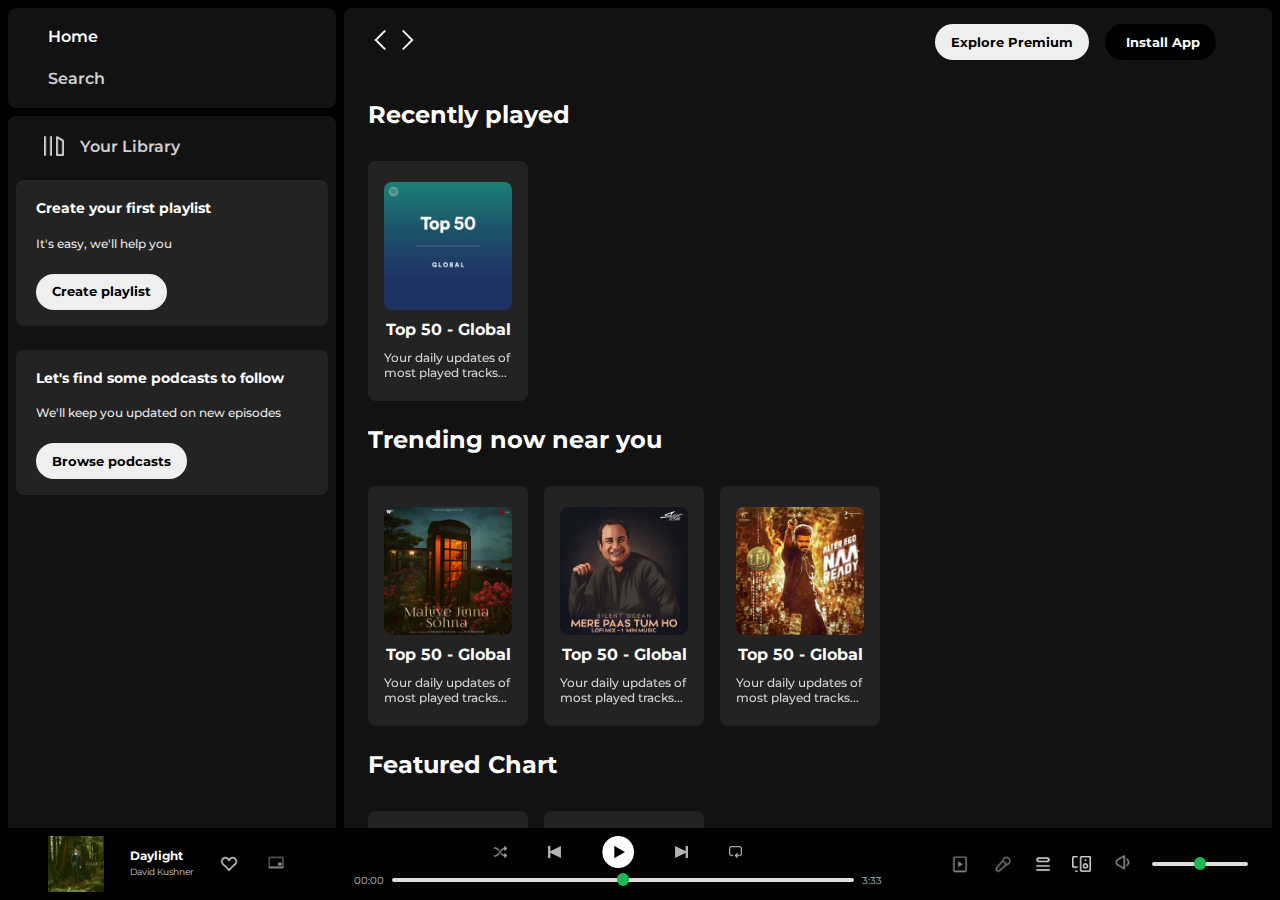
<file: Spotify/index.html>
<!DOCTYPE html>
<html lang="en">

<head>
    <meta charset="UTF-8">
    <meta name="viewport" content="width=device-width, initial-scale=1.0">
    <link rel="stylesheet" href="https://cdnjs.cloudflare.com/ajax/libs/font-awesome/6.4.0/css/all.min.css"
        integrity="sha512-iecdLmaskl7CVkqkXNQ/ZH/XLlvWZOJyj7Yy7tcenmpD1ypASozpmT/E0iPtmFIB46ZmdtAc9eNBvH0H/ZpiBw=="
        crossorigin="anonymous" referrerpolicy="no-referrer" />
    <link rel="icon" href="./assets/logo.png">
    <title>Spotify - Web Player: Music for everyone</title>
    <link rel="stylesheet" href="style.css">
    <link rel="preconnect" href="https://fonts.googleapis.com">
    <link rel="preconnect" href="https://fonts.gstatic.com" crossorigin>
    <link href="https://fonts.googleapis.com/css2?family=Montserrat:wght@300;400;500;600;700&display=swap"
        rel="stylesheet">
</head>

<body>
    <div class="main">
        <div class="sidebar">
            <div class="nav">
                <div class="nav-option" style="opacity: 1;">
                    <i class="fa-solid fa-house"></i>
                    <a href="#">Home</a>
                </div>
                <div class="nav-option">
                    <i class="fa-solid fa-magnifying-glass"></i>
                    <a href="#">Search</a>
                </div>
            </div>
            <div class="library">
                <div class="option">
                    <div class="lib-option nav-option">
                        <img src="./assets/library_icon.png">
                        <a href="#">Your Library</a>
                    </div>
                    <div class="icons">
                        <i class="fa-solid fa-plus"></i>
                        <i class="fa-solid fa-arrow-right"></i>
                    </div>
                </div>
                <div class="lib-box">
                    <div class="box">
                        <p class="box-p1">Create your first playlist</p>
                        <p class="box-p2">It's easy, we'll help you</p>
                        <button class="badge">Create playlist</button>
                    </div>
                    <div class="box">
                        <p class="box-p1">Let's find some podcasts to follow</p>
                        <p class="box-p2">We'll keep you updated on new episodes</p>
                        <button class="badge">Browse podcasts</button>
                    </div>


                </div>
            </div>
        </div>
        <div class="main-content">
            <div class="sticky-nav">
                <div class="sticky-nav-icon">
                    <img src="./assets/backward_icon.png">
                    <img src="./assets/forward_icon.png" class="hide">
                </div>
                <div class="sticky-nav-options">
                    <button class="badge navitem hide">Explore Premium</button>
                    <button class="badge navitem darkbadge"><i class="fa-regular fa-circle-down"
                            style="margin-left:5px ;"></i> Install App</button>
                    <i class="fa-regular fa-user navitem"></i>
                </div>
            </div>
            <div class="content">

                <h2>Recently played</h2>
                <div class="cards-container">
                    <div class="card">
                        <img class="card-img" src="./assets/card1img.jpeg">
                        <p class="card-title">Top 50 - Global</p>
                        <p class="card-info">Your daily updates of most played tracks...</p>
                    </div>
                </div>

                <h2>Trending now near you</h2>
                <div class="cards-container">
                    <div class="card">
                        <img class="card-img" src="./assets/card2img.jpeg">
                        <p class="card-title">Top 50 - Global</p>
                        <p class="card-info">Your daily updates of most played tracks...</p>
                    </div>

                    <div class="card">
                        <img class="card-img" src="./assets/card3img.jpeg">
                        <p class="card-title">Top 50 - Global</p>
                        <p class="card-info">Your daily updates of most played tracks...</p>
                    </div>

                    <div class="card">
                        <img class="card-img" src="./assets/card4img.jpeg">
                        <p class="card-title">Top 50 - Global</p>
                        <p class="card-info">Your daily updates of most played tracks...</p>
                    </div>
                </div>

                <h2>Featured Chart</h2>
                <div class="cards-container">
                    <div class="card">
                        <img class="card-img" src="./assets/card5img.jpeg">
                        <p class="card-title">Top 50 - Global</p>
                        <p class="card-info">Your daily updates of most played tracks...</p>
                    </div>

                    <div class="card">
                        <img class="card-img" src="./assets/card6img.jpeg">
                        <p class="card-title">Top 50 - Global</p>
                        <p class="card-info">Your daily updates of most played tracks...</p>
                    </div>
                </div>


                <div class="footer">
                    <div class="line"></div>
                </div>

        </div>

    </div>
    
        <div class="music-player">
            <div class="album">
                <img src="./image/album_picture.jpeg" class="album-pic">
                <div class="album-abt">
                    <p class="abt-1">Daylight</p>
                    <p class="abt-2">David Kushner</p>
                </div>
                <img src="./image/album_icon1.png" class="album-icon1">
                <img src="./image/album_icon2.png" class="album-icon2">
            </div>
            <div class="player">
                <div class="music-control">
                    <img class="music-icons" src="./assets/player_icon1.png">
                    <img class="music-icons" src="./assets/player_icon2.png">
                    <img class="music-icons play" src="./assets/player_icon3.png">
                    <img class="music-icons" src="./assets/player_icon4.png">
                    <img class="music-icons" src="./assets/player_icon5.png">
                </div>
                <div class="playback">
                    <span class="time">00:00</span>
                    <input type="range" min="0" max="100" class="playback-bar bar">
                    <span class="time">3:33</span>
                </div>
                        
            </div>
            <div class="controls">
                <img src="./image/controls_icon1.png" class="ctrl-icon control">
                <img src="./image/controld_icon2.png" class="ctrl-icon control">
                <img src="./image/controls_icon3.png" class="ctrl-iconx control">
                <img src="./image/controls_icon4.png" class="ctrl-icony control">
                <label for="volumn"><img src="./image/controls_icon5.png" class="ctrl-icon"></label>
                <input type="range" min="0" max="100" class="volumn-bar bar" id="volumn">
            </div>
        </div>

</body>

</html>
</file>
<file: Spotify/style.css>
* {
    box-sizing: border-box;
    font-family: 'Montserrat', sans-serif;
    margin: 0;
    padding: 0;
    overflow: hidden;
}

body {
    background-color: #000000;
    color: #ffffff;
}

.main {
    display: flex;
    height: 100vh;
    padding: 0.5rem;
}

.sidebar {
    background-color: black;
    width: 20.5rem;
    border-radius: 0.5rem;
    /*16px*/
    display: flex;
    flex-direction: column;
}

.main-content {
    background-color: #121212;
    flex: 1;
    height: 100%;
    border-radius: 0.5rem;
    overflow: auto;
    /*scroll bar will only be shown when needed*/
    margin-left: 0.5rem;
    padding: 0 1.5rem;
}

.music-player {
    background-color: black;
    position: fixed;
    bottom: 0px;
    width: 100%;
    height: 72px;
    padding: 0.5rem 2.5rem;
    display: flex;
}

a {
    text-decoration: none;
    color: white;
}

.nav {
    background-color: #121212;
    height: 7rem;
    display: flex;
    flex-direction: column;
    justify-content: center;
    padding: 0.5rem 0.75rem;
    border-radius: 0.5rem;
    line-height: 2.5rem;

}

.nav-option {
    padding: 0.25rem 0.75rem;
    display: flex;
    align-items: center;
    font-weight: 600;
    opacity: 0.8;
}

.nav-option:hover {
    opacity: 1;
}

.nav-option i {
    font-size: 1.25rem;
}

.nav-option a {
    font-size: 1rem;
    margin-left: 1rem;
}

.library {
    background-color: #121212;
    height: 26.5rem;
    padding: 0.5rem 0.5rem;
    border-radius: 0.5rem;
    margin-top: 0.5rem;
    height: 100%;
}

.option {
    display: flex;
    justify-content: space-between;
    align-items: center;
    padding: 0.5rem 1rem;
}

.lib-option img {
    height: 1.25rem;
    width: 1.25rem;
}

.icons {
    display: flex;
    align-items: center;
}

.icons i {
    margin-left: 1.5rem;
    font-size: 1rem;
    opacity: 0.8;
}

.icons i:hover {
    opacity: 1;
}

.box {
    background-color: #232323;
    border-radius: 0.5rem;
    /* height: 9rem; */
    margin: 0.75rem 0 1.5rem 0;
    padding: 1rem 1.25rem;
}

.box-p1 {
    font-size: 0.9rem;
    font-weight: 700;
    /* margin-bottom: 1rem; */
    line-height: 1.6rem;
}

.box-p2 {
    font-size: 0.75rem;
    font-weight: 500;
    margin: 0.75rem 0 1.25rem 0;
    line-height: 1.25rem;
    opacity: 0.9;
}

.badge {
    height: 2.25rem;
    width: fit-content;
    padding: 0.25rem 1rem;
    font-size: 0.79rem;
    font-weight: 700;
    border-radius: 100px;
    border: none;
}

.darkbadge {
    background-color: black;
    color: white;
}

.sticky-nav {
    position: sticky;
    top: 0;
    background-color: #121212;
    display: flex;
    justify-content: space-between;
    align-items: center;
    padding: 1rem 0 1rem 0;

}

.sticky-nav-icons {
    margin-left: 0.75rem;
}

.sticky-nav-options {
    display: flex;
    justify-content: center;
    align-items: center;
}

.navitem {
    margin-right: 1rem;
}

@media (max-width:1000px) {
    .hide {
        display: none;
    }
}


.content h2 {
    margin: 1.5rem 0;
}

.cards-container {
    display: flex;
    flex-wrap: wrap;
}

.card {
    background-color: #232323;
    height: 15rem;
    width: 10rem;
    padding: 1rem;
    border-radius: 0.5rem;
    display: flex;
    flex-wrap: wrap;
    justify-content: center;
    align-content: space-around;
    margin: 0.5rem 1rem 0 0;
}

.card-img {
    width: 100%;
    border-radius: 0.5rem;
}

.card-title {
    font-weight: 700;
}

.card-info {
    font-size: 0.75rem;
    font-weight: 500;
    opacity: 0.8;
}
.footer {
    height: 12rem;
    width: 100%;
    display: flex;
    justify-content: center;
    align-items: center;
}

.line {
    height: 50%;
    width: 95%;
    border-top: 2px solid white;
    opacity: 0.5;
}

.player {
    width: 55%;
    display: flex;
    justify-content: center;
    flex-wrap: wrap;
}

.music-control {
    height: 2rem;
    width: 50%;
    display: flex;
    justify-content: space-evenly;
    align-items: center;
}

.music-icons {
    height: 0.8rem;
    width: 0.8rem;
    opacity: 0.7;
}

.music-icons:hover {
    opacity: 1;
}

.play {
    height: 2rem;
    width: 2rem;
    opacity: 1;
}

.playback {
    width: 100%;
    height: 1.1rem;
    display: flex;
    justify-content: center;
    align-items: center;
}

.time {
    font-size: 0.6rem;
    opacity: 0.7;
    margin: 0 0.5rem;
}

.playback-bar {
    width: 70%;
}

.bar {
    appearance: none;
    background-color: transparent;
    overflow: visible;
    cursor: pointer;
}

.bar::-webkit-slider-runnable-track {
    background-color: #ddd;
    height: 0.25rem;
    border-radius: 100px;
}

.bar::-webkit-slider-thumb {
    appearance: none;
    height: 0.8rem;
    width: 0.8rem;
    background-color: #1DB954;
    border-radius: 50%;
    margin-top: -5px;
}

.album {
    height: 100%;
    width: 20%;
    display: flex;
    justify-content: space-between;
    align-items: center;
}

.album-pic{
    height: 3.5rem;
    width: 3.5rem;
}

.abt-1 {
    font-size: 0.75rem;
    line-height: 1rem;
    font-weight: 700;
}

.abt-1:hover {
    text-decoration: underline;
    cursor: pointer;
}

.abt-2 {
    font-size: 0.55rem;
    line-height: 1rem;
    opacity: 0.8;
}

.abt-2:hover {
    opacity: 1;
    text-decoration: underline;
    cursor: pointer;
}

.album-icon1 {
    height: 1.25rem;
    opacity: 0.8;
}

.album-icon1:hover {
    opacity: 1;
}

.album-icon2 {
    height: 1.75rem;
    opacity: 0.8;
}

.album-icon2:hover {
    opacity: 1;
}

.controls {
    width: 25%;
    display: flex;
    justify-content: space-between;
    align-items: center;
}

.ctrl-icon {
    height: 2.25rem;
    opacity: 0.8;
}

.ctrl-iconx {
    height: 1.25rem;
    opacity: 0.8;
}

.ctrl-icony {
    height: 1rem;
    opacity: 0.8;
}

.volumn-bar {
    width: 6rem;
}

.control:hover {
    opacity: 1;
    cursor: pointer;
}
</file>
